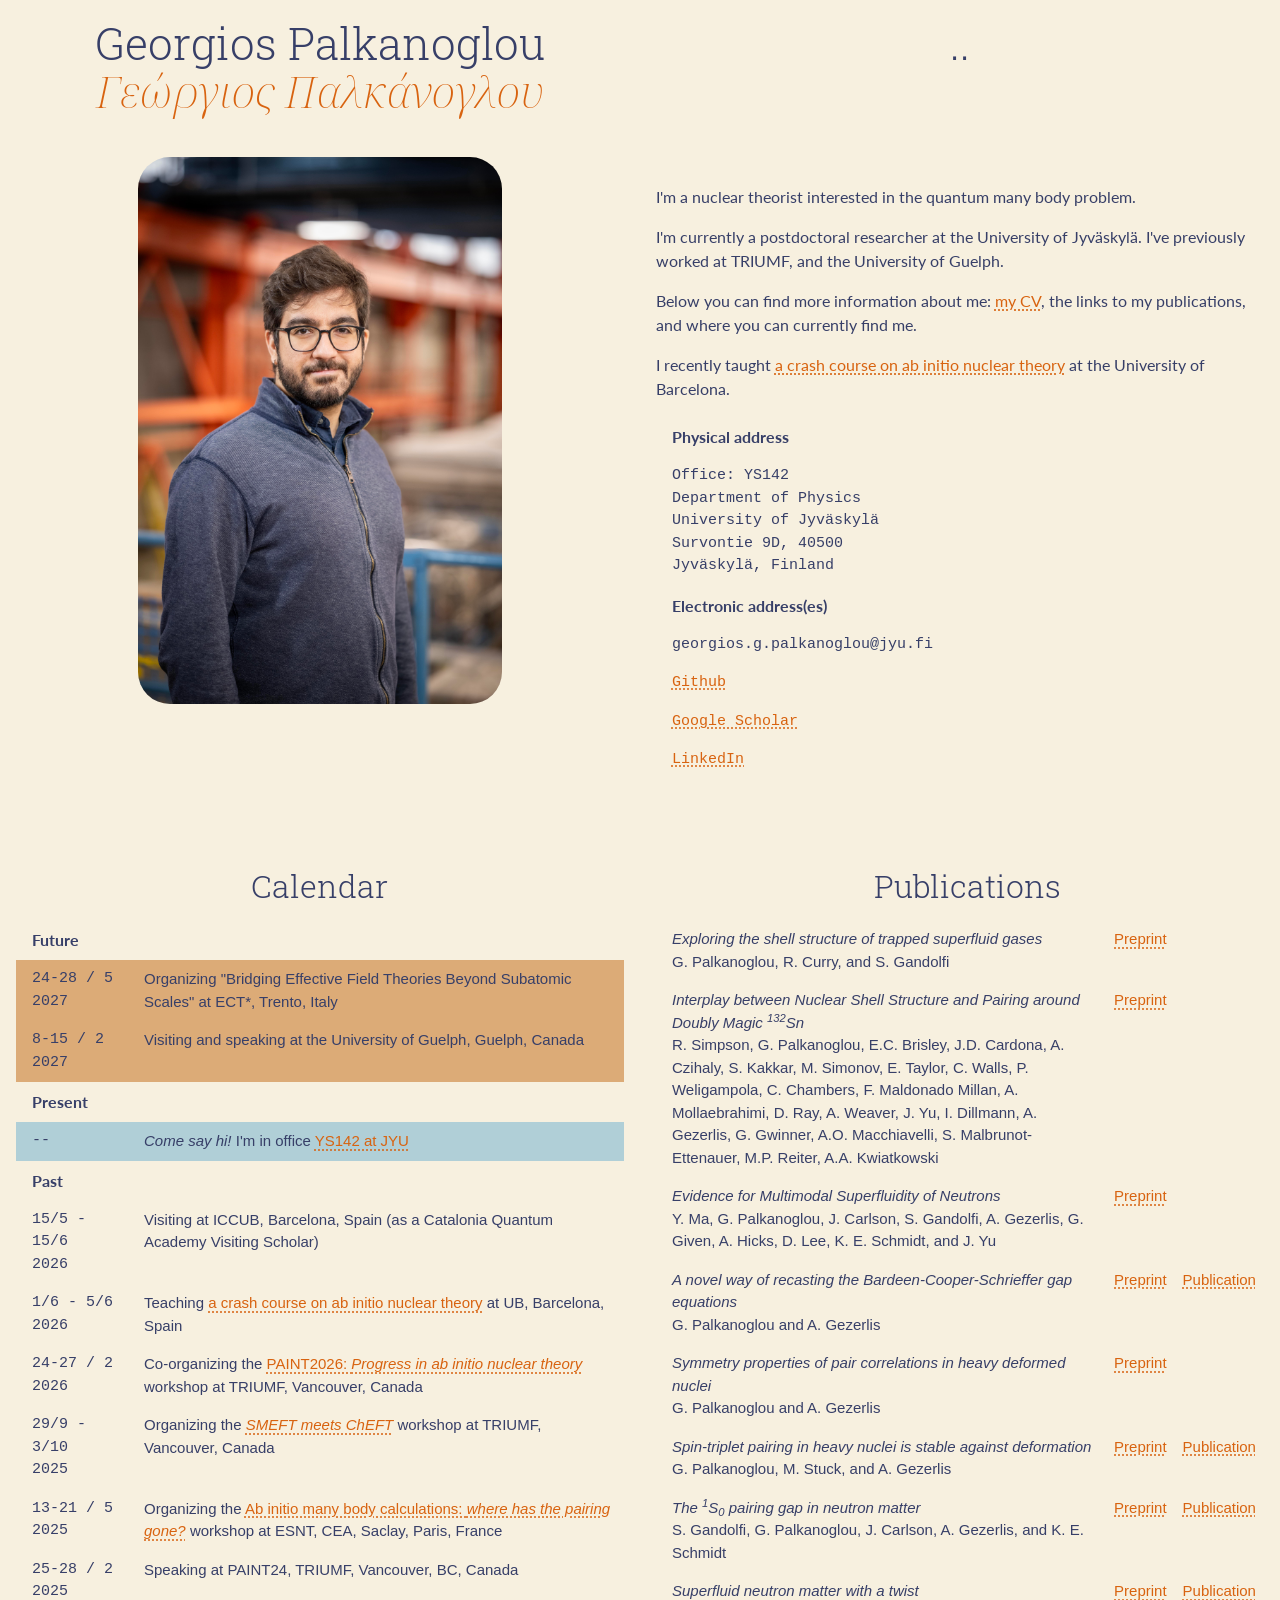
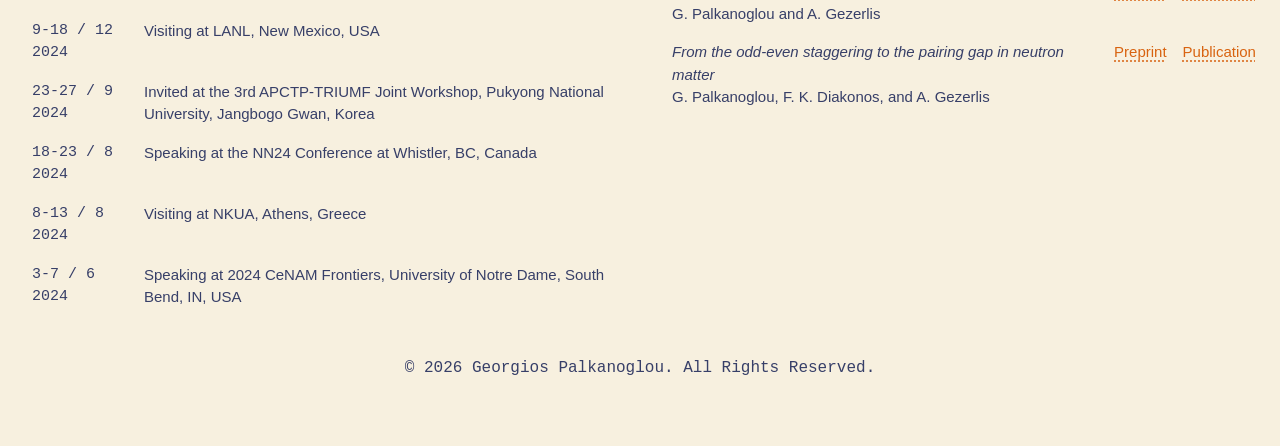
<file: index.html>
<!DOCTYPE html>
<html lang="en">
<title>Georgios Palkanoglou</title>
<head>
    <meta charset="utf-8">
    <meta name="viewport" content="width=device-width, initial-scale=1">
    <!-- load fonts from google stylesheet (note this stylesheet contains only font facses)-->
    <link rel="preconnect" href="https://fonts.googleapis.com">
    <link rel="preconnect" href="https://fonts.gstatic.com" crossorigin>
    <!-- add other embed codes inbetween #...# -->
    <!--link href="https://fonts.googleapis.com/css2?family=Lato:ital,wght@0,100;0,300;0,400;0,700;0,900;1,100;1,300;1,400;1,700;1,900&family=Libre+Caslon+Text:ital,wght@0,400;0,700;1,400&family=Roboto+Mono:ital,wght@0,100..700;1,100..700&family=Roboto+Slab:wght@344&display=swap" rel="stylesheet"> -->
    <link href="https://fonts.googleapis.com/css2?family=EB+Garamond:ital,wght@0,400..800;1,400..800&family=Lato:ital,wght@0,100;0,300;0,400;0,700;0,900;1,100;1,300;1,400;1,700;1,900&family=Libre+Caslon+Text:ital,wght@0,400;0,700;1,400&family=Mynerve&family=Noto+Serif+Display:ital,wght@0,100..900;1,100..900&family=Roboto+Mono:ital,wght@0,100..700;1,100..700&family=Roboto+Slab:wght@100..900&display=swap" rel="stylesheet">
    <link rel="stylesheet" href="https://www.w3schools.com/w3css/4/w3.css">
    <link rel="stylesheet" href="mystyle.css">
    <!-- For CMU fonts -->
    <!-- <link rel="stylesheet" type="text/css" href="https://cdn.jsdelivr.net/gh/dreampulse/computer-modern-web-font@master/fonts.css">
    <style>
    body {
            /* Apply the serif version globally */
            font-family: "Computer Modern Serif", serif;
            font-size: 18px;
            line-height: 1.6;
        }
    </style>-->
</head>


<div class="w3-row" style="padding-bottom: 50px;">
    <div class="w3-half w3-center">
        <div class="w3-container w3-responsive">
        <h1 style="margin-bottom: 0; padding-bottom: 0;">Georgios Palkanoglou</h1>
        <h2 class="gr-tran">Γεώργιος Παλκάνογλου</h2>
        <img src="https://gpalkano.github.io/assets/img/DSC_1005.jpg" class="w3-margin w3-round-xxlarge" alt="Person" style="width:60%">
        </div>
    </div>
    <div class="w3-half w3-center">
        <div class="w3-container w3-responsive">
        <h1 style="text-align: center; padding-bottom: 4ex;"> .. <!--a href="https://gpalkano.github.io/assets/doc/CV.pdf" class="button button1 w3-border-black w3-round-xlarge">CV</a--></h1>
        <p style="text-align: left;"> I'm a nuclear theorist interested in the quantum many body problem. </p>
        <p style="text-align: left;">  I'm currently a postdoctoral researcher at the University of Jyv&auml;skyl&auml;. I've previously worked at TRIUMF, and the University of Guelph. </p>
        <p style="text-align: left;"> Below you can find more information about me: <a class="mylink" href="https://gpalkano.github.io/assets/doc/CV.pdf">my CV</a>, the links to my publications, and where you can currently find me.</p>
        <p style="text-align: left;"> I recently taught <td><a class="mylink" href="https://gpalkano.github.io/introabinitio/">a crash course on ab initio nuclear theory</a> </td>  at the University of Barcelona.</p>
        
        <table class="w3-table">
        <tr> <th>Physical address</th>  </tr>
        <tr>	<td style="font-family: monospace;">
            Office: YS142 <br>
            Department of Physics <br>
            University of Jyv&auml;skyl&auml;<br>
		Survontie 9D, 40500 <br>
        Jyv&auml;skyl&auml;, Finland</td> </tr>
		<tr><th>Electronic address(es)</th> </tr>
		<tr><td style="font-family: monospace;">georgios.g.palkanoglou@jyu.fi</td> </tr>
		<tr><td style="font-family: monospace;"><a class="mylink" href="https://github.com/gpalkano">Github</a></td> </tr>
		<tr><td style="font-family: monospace;"><a class="mylink" href="https://scholar.google.com/citations?user=KHONU0kAAAAJ">Google Scholar</a></td> </tr>
		<tr><td style="font-family: monospace;"><a class="mylink" href="https://www.linkedin.com/in/georgios-palkanoglou-7755011ab/">LinkedIn</a></td> </tr>
        </table>  
        </div>
    </div>
</div>

<br>
<div class="w3-row" style="padding-bottom: 50px;">
    <div class="w3-half w3-center">
        <div class="w3-container w3-responsive">
        <h2> Calendar</h2>
        <table class="w3-table">
            <th>Future</th> 
            <tr class="calen-future">
                <td class="years"> 24-28 / 5 <br> 2027 &emsp;</td>
                <td class="calen-entry">Organizing "Bridging Effective Field Theories Beyond Subatomic Scales" at ECT*, Trento, Italy</td>
            </tr>
            <tr class="calen-future">
                <td class="years">  8-15 / 2 <br> 2027&emsp;</td>
                <td class="calen-entry"> Visiting and speaking at the University of Guelph, Guelph, Canada</td>
            </tr>
            <th>Present</th>  
            <tr class="calen-present">
                <td class="years"> -- </td>
                    <td><i>Come say hi!</i> I'm in office <a class="mylink" href="https://navi.jyu.fi/space/m1807744" >YS142 at JYU</a></td>
                <!--<td class="calen-entry"><i>On travel</i></td>-->
            </tr>

            <th>Past</th>  
			<tr>
                <td class="years">15/5 - 15/6 <br> 2026 &emsp;</td>
                <td class="calen-entry"> Visiting at ICCUB, Barcelona, Spain (as a Catalonia Quantum Academy Visiting Scholar)</td>
            </tr>
            <tr>
                <td class="years">1/6 - 5/6 <br> 2026 &emsp;</td>
                <td class="calen-entry"> Teaching <a class="mylink" href="https://gpalkano.github.io/introabinitio/">a crash course on ab initio nuclear theory</a> at UB, Barcelona, Spain</td>
            </tr>
            <tr>
                <td class="years">24-27 / 2 <br> 2026 &emsp;</td>
                <td class="calen-entry"> Co-organizing the <a class="mylink" href="https://indico.triumf.ca/event/829/">PAINT2026: <i>Progress in ab initio nuclear theory</i></a> workshop at TRIUMF, Vancouver, Canada</td>
            </tr>
            <tr>
                <td class="years">29/9 - 3/10 <br> 2025 &emsp;</td>
                <td class="calen-entry"> Organizing the <a class="mylink" href="https://indico.triumf.ca/event/740/"><i>SMEFT meets ChEFT</i></a> workshop at TRIUMF, Vancouver, Canada
            </tr>
            <tr>
                <td class="years">13-21 / 5 <br> 2025 &emsp;</td>
                <td class="calen-entry"> Organizing the <a class="mylink" href="https://esnt.cea.fr/Phocea/Page/index.php?id=128">Ab initio many body calculations: <i>where has the pairing gone?</i></a> workshop at ESNT, CEA, Saclay, Paris, France
            </tr>
            <tr>
                <td class="years">25-28 / 2 <br> 2025 &emsp;</td>
                <td class="calen-entry"> Speaking at PAINT24, TRIUMF, Vancouver, BC, Canada
            </tr>
            <tr>
                <td class="years">9-18 / 12 <br> 2024 &emsp;</td>
                <td class="calen-entry"> Visiting at LANL, New Mexico, USA
            </tr>
            <tr>
                <td class="years">23-27 / 9 <br> 2024 &emsp;</td>
                <td class="calen-entry"> Invited at the 3rd APCTP-TRIUMF Joint Workshop, Pukyong National University, Jangbogo Gwan, Korea</td>
            </tr>
            <tr>
                <td class="years">18-23 / 8 <br> 2024 &emsp;</td>
                <td class="calen-entry"> Speaking at the NN24 Conference at Whistler, BC, Canada</td>
            </tr>
            <tr>
                <td class="years">8-13 / 8 <br> 2024 &emsp;</td>
                <td class="calen-entry"> Visiting at NKUA, Athens, Greece</td>
            </tr>
            <tr>
                <td class="years">3-7 / 6 <br> 2024 &emsp;</td>
                <td class="calen-entry"> Speaking at 2024 CeNAM Frontiers, University of Notre Dame, South Bend, IN, USA</td>
            </tr>
            </table>
        </div>
    </div>
    
    
    <div class="w3-half w3-center"> 
        <div class="w3-container w3-responsive">
        <h2> &ensp;Publications</h2>
        <table class="w3-table">
            <tr>
                <td> <i>  Exploring the shell structure of trapped superfluid gases </i> <br>
	      G. Palkanoglou, R. Curry, and S. Gandolfi
                </td> 
                <td><a class="mylink" href="https://arxiv.org/pdf/2607.14214">Preprint</a> </td> 
            </tr>
            <tr>
                <td>  <i>Interplay between Nuclear Shell Structure and Pairing around Doubly Magic <sup>132</sup>Sn</i> <br>
	      R. Simpson, G. Palkanoglou, E.C. Brisley, J.D. Cardona, A. Czihaly, S. Kakkar, M. Simonov, E. Taylor, C. Walls, P. Weligampola, C. Chambers, F. Maldonado Millan, A. Mollaebrahimi, D. Ray, A. Weaver, J. Yu, I. Dillmann, A. Gezerlis, G. Gwinner, A.O. Macchiavelli, S. Malbrunot-Ettenauer, M.P. Reiter, A.A. Kwiatkowski
            </td> 
            <td><a class="mylink" href="https://arxiv.org/abs/2607.05647">Preprint</a> </td> 
            </tr>
            <tr>
                <td>  <i>Evidence for Multimodal Superfluidity of Neutrons</i> <br>
	      Y. Ma, G. Palkanoglou, J. Carlson, S. Gandolfi, A. Gezerlis, G. Given, A. Hicks, D. Lee, K. E. Schmidt, and J. Yu</td> 
                <td><a class="mylink" href="https://arxiv.org/abs/2602.17611">Preprint</a> </td> 
            </tr>
            <tr>
                <td> <i>A novel way of recasting the Bardeen-Cooper-Schrieffer gap equations</i> <br>
	      G. Palkanoglou and A. Gezerlis</td> 
                <td><a class="mylink" href="https://arxiv.org/abs/2510.07384">Preprint</a> </td> <td><a class="mylink" href="https://doi.org/10.1103/bbff-kxpy">Publication</a></td>
            </tr>
            <tr>
                <td> <i>Symmetry properties of pair correlations in heavy deformed nuclei</i> <br>
	      G. Palkanoglou and A. Gezerlis</td> 
                <td><a class="mylink" href="https://arxiv.org/abs/2505.08879">Preprint</a> </td> 
            </tr>
            <tr>
                <td> <i>Spin-triplet pairing in heavy nuclei is stable against deformation</i> <br>
	      G. Palkanoglou, M. Stuck, and A. Gezerlis</td> 
                <td><a class="mylink" href="https://arxiv.org/abs/2402.13313">Preprint</a> </td> <td><a class="mylink" href="https://doi.org/10.1103/PhysRevLett.134.032501">Publication</a></td>
	<!--<a href="https://gpalkano.github.io/pairing_discussions.html" class="button button1">Full discussion</a>-->
            </tr>
            <tr>
                <td><i>The <sup>1</sup>S<sub>0</sub> pairing gap in neutron matter</i> <br>
      S. Gandolfi, G. Palkanoglou, J. Carlson, A. Gezerlis, and K. E. Schmidt </td>
                <td><a class="mylink" href="https://arxiv.org/abs/2201.01308">Preprint</a></td> <td><a class="mylink" href="https://doi.org/10.3390/condmat7010019">Publication</a></td>
	<!--<a href="https://gpalkano.github.io/pairing_discussions.html" class="button button1">Full discussion</a>-->
            </tr>
            <tr>
                <td><i>Superfluid neutron matter with a twist </i> <br>
	G. Palkanoglou and A. Gezerlis</td> 
                <td><a class="mylink" href="https://arxiv.org/abs/2012.04663">Preprint</a> </td><td><a class="mylink" href="https://doi.org/10.3390/universe7020024">Publication</a></td>
	<!--a href="https://gpalkano.github.io/clustering_discussions.html" class="button button1">Full discussion</a>-->
            </tr>
            <tr>
                <td><i>From the odd-even staggering to the pairing gap in neutron matter </i> <br>
      G. Palkanoglou, F. K. Diakonos,  and A. Gezerlis </td>
                <td> <a class="mylink" href="https://arxiv.org/abs/2005.05985">Preprint</a></td> <td><a class="mylink" href="https://doi.org/10.1103/PhysRevC.102.064324">Publication</a></td>
	<!--<a href="https://gpalkano.github.io/pairing_discussions.html" class="button button1">Full discussion</a>-->
            </tr>
        </div>
        </table>
    </div>
</div>

<div class="w3-row w3-center">
    <div class="w3-container w3-responsive">
        <br>
        <footer>
            <p style="font-family: monospace;">&copy; 2026 Georgios Palkanoglou. All Rights Reserved.</p>
        </footer>
    </div>
</div>

</html>
</file>
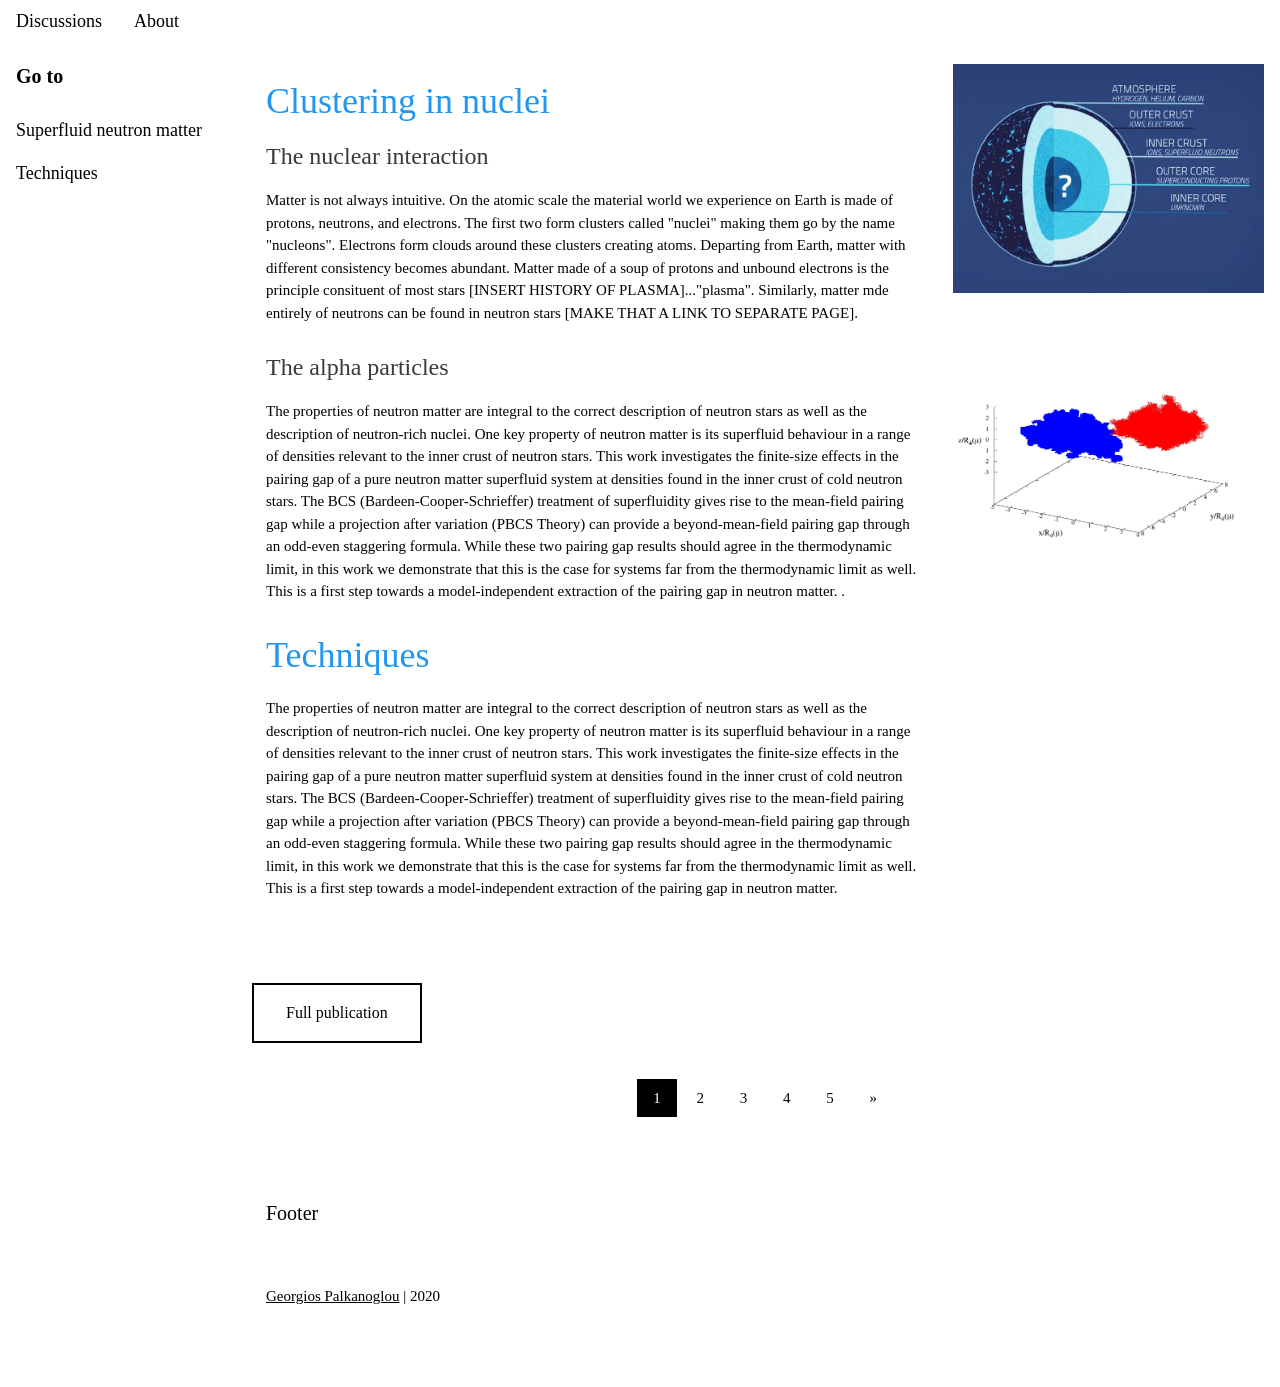
<file: clustering_discussions.html>
<!DOCTYPE html>
<html lang="en">
<title>Discussions</title>
<meta charset="UTF-8">
<meta name="viewport" content="width=device-width, initial-scale=1">
<link rel="stylesheet" href="https://www.w3schools.com/w3css/4/w3.css">
<link rel="stylesheet" href="https://www.w3schools.com/lib/w3-theme-black.css">
<link rel="stylesheet" href="https://fonts.googleapis.com/css?family=Roboto">
<link rel="stylesheet" href="https://cdnjs.cloudflare.com/ajax/libs/font-awesome/4.7.0/css/font-awesome.min.css">
<link rel="apple-touch-icon" sizes="180x180" href="/apple-touch-icon.png">
<link rel="icon" type="image/png" sizes="32x32" href="/favicon-32x32.png">
<link rel="icon" type="image/png" sizes="16x16" href="/favicon-16x16.png">
<link rel="manifest" href="/site.webmanifest">
<style>
html,body,h1,h2,h3,h4,h5,h6 {font-family: "Georgia";}
.w3-sidebar {
  z-index: 3;
  width: 250px;
  top: 43px;
  bottom: 0;
  height: inherit;
}
.button {
  border: none;
  color: w3-pale-yellow;
  padding: 16px 32px;
  text-align: center;
  text-decoration: none;
  display: inline-block;
  font-size: 16px;
  margin: 4px 2px;
  transition-duration: 0.4s;
  cursor: pointer;
}

.button1 {
  background-color: w3-pale-yellow;
  color: black;
  border: 2px solid #000000;
}

.button1:hover {
  background-color: #000000;
  color: white;}
  t1 {text-align: center}
</style>
<body>

<!-- Navbar -->
<div class="w3-top">
  <div class="w3-bar w3-theme w3-top w3-left-align w3-large">
    <a class="w3-bar-item w3-button w3-right w3-hide-large w3-hover-white w3-large w3-theme-l1" href="javascript:void(0)" onclick="w3_open()"><i class="fa fa-bars"></i></a>
    <a href="#" class="w3-bar-item w3-button w3-theme-l1">Discussions</a>
    <a href="gpalkano.github.io" class="w3-bar-item w3-button w3-hide-small w3-hover-white">About</a>
  </div>
</div>

<!-- Sidebar -->
<nav class="w3-sidebar w3-bar-block w3-collapse w3-large w3-theme-l5 w3-animate-left" id="mySidebar">
  <a href="javascript:void(0)" onclick="w3_close()" class="w3-right w3-xlarge w3-padding-large w3-hover-black w3-hide-large" title="Close Menu">
    <i class="fa fa-remove"></i>
  </a>
  <h4 class="w3-bar-item"><b>Go to</b></h4>
  <a class="w3-bar-item w3-button w3-hover-blue" href="#SF">Superfluid neutron matter</a>
    <a class="w3-bar-item w3-button w3-hover-blue" href="#tech">Techniques</a>
</nav>

<!-- Overlay effect when opening sidebar on small screens -->
<div class="w3-overlay w3-hide-large" onclick="w3_close()" style="cursor:pointer" title="close side menu" id="myOverlay"></div>

<!-- Main content: shift it to the right by 250 pixels when the sidebar is visible -->
<div class="w3-main" style="margin-left:250px">

  <div class="w3-row w3-padding-64">
    <section id="SF">
    <div class="w3-twothird w3-container">
      <h1 class="w3-text-blue">Clustering in nuclei</h1>
      <h3 class="w3-text-dark-grey">The nuclear interaction</h3>
      <p>Matter is not always intuitive. On the atomic scale the material world we experience on Earth is made of protons, neutrons, and electrons. The first two form clusters called "nuclei" making them go by the name "nucleons". Electrons form clouds around these clusters creating atoms. Departing from Earth, matter with different consistency becomes abundant. Matter made of a soup of protons and unbound electrons is the principle consituent of most stars [INSERT HISTORY OF PLASMA]..."plasma". Similarly, matter mde entirely of neutrons can be found in neutron stars [MAKE THAT A LINK TO SEPARATE PAGE].
</p>
</div>
    <div class="w3-third w3-container">
        <img src="https://gpalkano.github.io/assets/img/neutronstardiagram.jpg" style="width:100%">
    </div>
    <div class="w3-twothird w3-container">
      <h3 class="w3-text-dark-grey">The alpha particles</h3>
      <p>The properties of neutron matter are integral to the correct description of neutron stars as well as the description of neutron-rich nuclei. One key property of neutron matter is its superfluid behaviour in a range of densities relevant to the inner crust of neutron stars. This work investigates the finite-size effects in the pairing gap of a pure neutron matter superfluid system at densities found in the inner crust of cold neutron stars. The BCS (Bardeen-Cooper-Schrieffer) treatment of superfluidity gives rise to the mean-field pairing gap while a projection after variation (PBCS Theory) can provide a beyond-mean-field pairing gap through an odd-even staggering formula. While these two pairing gap results should agree in the thermodynamic limit, in this work we demonstrate that this is the case for systems far from the thermodynamic limit as well. This is a first step towards a model-independent extraction of the pairing gap in neutron matter.
.</p>
</div>
    <div class="w3-third w3-container">

        <img src="https://gpalkano.github.io/assets/img/Walkers-page-001.jpg" style="width:100%">
    </div>
    </section>
 <div class="w3-row w3-padding-64">
    <div class="w3-twothird w3-container">
      <h1 class="w3-text-blue">Techniques</h1>
      <p id="tech">The properties of neutron matter are integral to the correct description of neutron stars as well as the description of neutron-rich nuclei. One key property of neutron matter is its superfluid behaviour in a range of densities relevant to the inner crust of neutron stars. This work investigates the finite-size effects in the pairing gap of a pure neutron matter superfluid system at densities found in the inner crust of cold neutron stars. The BCS (Bardeen-Cooper-Schrieffer) treatment of superfluidity gives rise to the mean-field pairing gap while a projection after variation (PBCS Theory) can provide a beyond-mean-field pairing gap through an odd-even staggering formula. While these two pairing gap results should agree in the thermodynamic limit, in this work we demonstrate that this is the case for systems far from the thermodynamic limit as well. This is a first step towards a model-independent extraction of the pairing gap in neutron matter.
</p>
    </div>
 </div>
 <div>
 <a href="https://arxiv.org/abs/2005.05985" class="button button1" align="right">Full publication</a>
 </div>
  <!-- Pagination -->
  <div class="w3-center w3-padding-32">
    <div class="w3-bar">
      <a class="w3-button w3-black" href="#">1</a>
      <a class="w3-button w3-hover-black" href="#">2</a>
      <a class="w3-button w3-hover-black" href="#">3</a>
      <a class="w3-button w3-hover-black" href="#">4</a>
      <a class="w3-button w3-hover-black" href="#">5</a>
      <a class="w3-button w3-hover-black" href="#">»</a>
    </div>
  </div>

  <footer id="myFooter">
    <div class="w3-container w3-theme-l2 w3-padding-32">
      <h4>Footer</h4>
    </div>

    <div class="w3-container w3-theme-l1">
      <p><a href="gpalkano.github.io" target="_blank">Georgios Palkanoglou</a> | 2020</p>
    </div>
  </footer>

<!-- END MAIN -->
</div>

<script>
// Get the Sidebar
var mySidebar = document.getElementById("mySidebar");

// Get the DIV with overlay effect
var overlayBg = document.getElementById("myOverlay");

// Toggle between showing and hiding the sidebar, and add overlay effect
function w3_open() {
  if (mySidebar.style.display === 'block') {
    mySidebar.style.display = 'none';
    overlayBg.style.display = "none";
  } else {
    mySidebar.style.display = 'block';
    overlayBg.style.display = "block";
  }
}

// Close the sidebar with the close button
function w3_close() {
  mySidebar.style.display = "none";
  overlayBg.style.display = "none";
}
</script>

</body>
</html>
</file>
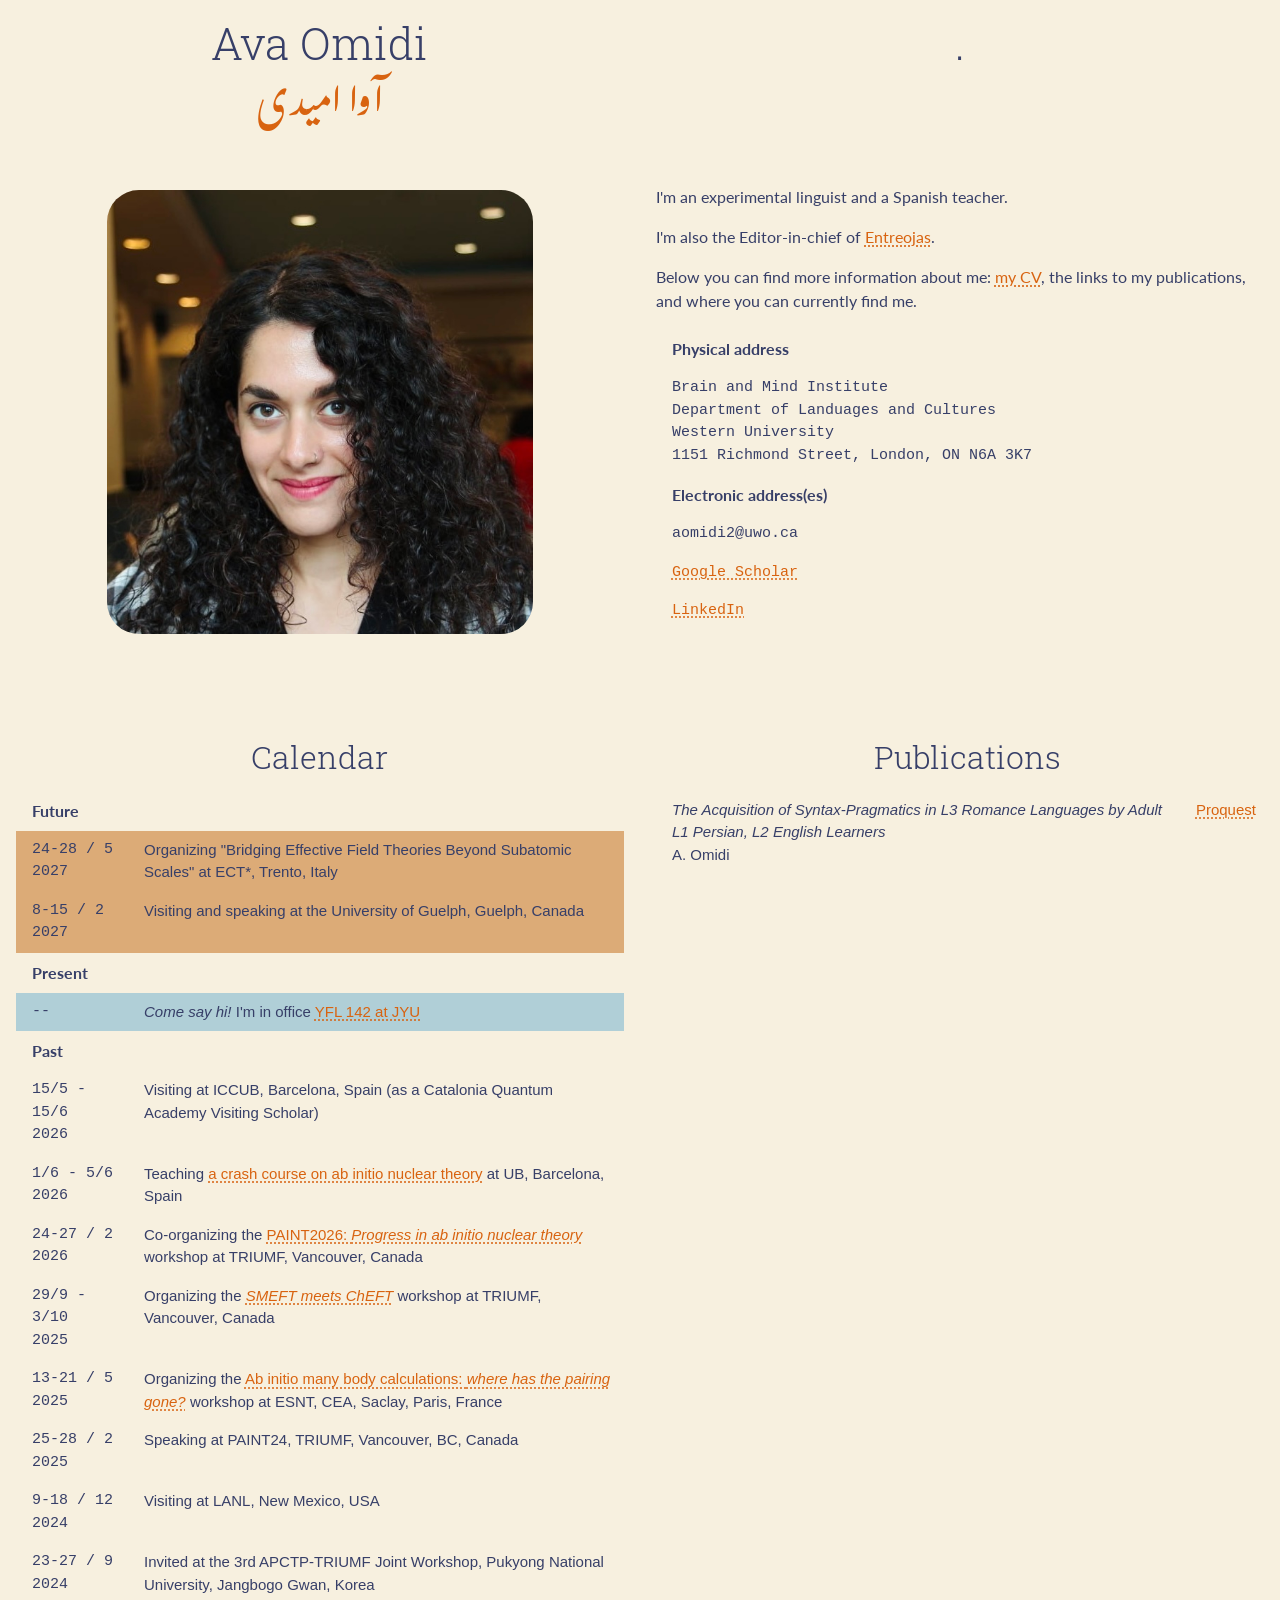
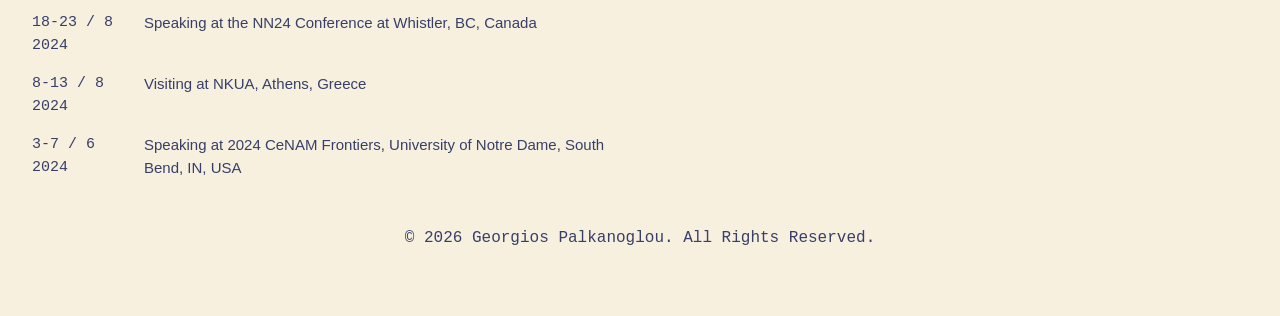
<file: index_ava.html>
<!DOCTYPE html>
<html lang="en">
<title>Ava Omidi</title>
<head>
    <meta charset="utf-8">
    <meta name="viewport" content="width=device-width, initial-scale=1">
    <!-- load fonts from google stylesheet (note this stylesheet contains only font facses)-->
    <link rel="preconnect" href="https://fonts.googleapis.com">
    <link rel="preconnect" href="https://fonts.gstatic.com" crossorigin>
    <!-- add other embed codes inbetween #...# -->
    <!--link href="https://fonts.googleapis.com/css2?family=Lato:ital,wght@0,100;0,300;0,400;0,700;0,900;1,100;1,300;1,400;1,700;1,900&family=Libre+Caslon+Text:ital,wght@0,400;0,700;1,400&family=Roboto+Mono:ital,wght@0,100..700;1,100..700&family=Roboto+Slab:wght@344&display=swap" rel="stylesheet"> -->
<link rel="preconnect" href="https://fonts.gstatic.com" crossorigin>
<link href="https://fonts.googleapis.com/css2?family=EB+Garamond:ital,wght@0,400..800;1,400..800&family=Gulzar&family=Lato:ital,wght@0,100;0,300;0,400;0,700;0,900;1,100;1,300;1,400;1,700;1,900&family=Libre+Caslon+Text:ital,wght@0,400;0,700;1,400&family=Mynerve&family=Noto+Serif+Display:ital,wght@0,100..900;1,100..900&family=Roboto+Mono:ital,wght@0,100..700;1,100..700&family=Roboto+Slab:wght@100..900&display=swap" rel="stylesheet">
    <link rel="stylesheet" href="https://www.w3schools.com/w3css/4/w3.css">
    <link rel="stylesheet" href="mystyle.css">
    <!-- For CMU fonts -->
    <!-- <link rel="stylesheet" type="text/css" href="https://cdn.jsdelivr.net/gh/dreampulse/computer-modern-web-font@master/fonts.css">
    <style>
    body {
            /* Apply the serif version globally */
            font-family: "Computer Modern Serif", serif;
            font-size: 18px;
            line-height: 1.6;
        }
    </style>-->
</head>


<div class="w3-row" style="padding-bottom: 50px;">
    <div class="w3-half w3-center">
        <div class="w3-container w3-responsive">
        <h1 style="margin-bottom: 0; padding-bottom: 0;">Ava Omidi</h1>
        <h2 class="fa-tran">آوا امیدی</h2>
        <!-- use nazanin font-->
        <img src="https://gpalkano.github.io/assets/img/ava_omidi.jpg" class="w3-margin w3-round-xxlarge" alt="Person" style="width:70%">
        </div>
    </div>
    <div class="w3-half w3-center">
        <div class="w3-container w3-responsive">
        <h1 style="text-align: center; padding-bottom: 4ex;">.</h1>
        <p style="text-align: left;"> I'm an experimental linguist and a Spanish teacher.</p>
        <p style="text-align: left;">  I'm also the Editor-in-chief of <a class="mylink" href="https://ojs.lib.uwo.ca/index.php/entrehojas"> Entreojas</a>.</p>
        <p style="text-align: left;"> Below you can find more information about me: <a class="mylink" href="https://gpalkano.github.io/assets/doc/CV_ava.pdf">my CV</a>, the links to my publications, and where you can currently find me.</p>
        
        <table class="w3-table">
        <tr> <th>Physical address</th>  </tr>
        <tr>	<td style="font-family: monospace;">
            Brain and Mind Institute <br>
            Department of Landuages and Cultures <br>
            Western University<br>
		    1151 Richmond Street, London, ON N6A 3K7 <br>
		<tr><th>Electronic address(es)</th> </tr>
		<tr><td style="font-family: monospace;">aomidi2@uwo.ca</td> </tr>
		<tr><td style="font-family: monospace;"><a class="mylink" href="https://scholar.google.com/citations?user=KHONU0kAAAAJ">Google Scholar</a></td> </tr>
		<tr><td style="font-family: monospace;"><a class="mylink" href="https://www.linkedin.com/in/georgios-palkanoglou-7755011ab/">LinkedIn</a></td> </tr>
        </table>  
        </div>
    </div>
</div>

<br>
<div class="w3-row" style="padding-bottom: 50px;">
    <div class="w3-half w3-center">
        <div class="w3-container w3-responsive">
        <h2> Calendar</h2>
        <table class="w3-table">
            <th>Future</th> 
            <tr class="calen-future">
                <td class="years"> 24-28 / 5 <br> 2027 &emsp;</td>
                <td class="calen-entry">Organizing "Bridging Effective Field Theories Beyond Subatomic Scales" at ECT*, Trento, Italy</td>
            </tr>
            <tr class="calen-future">
                <td class="years">  8-15 / 2 <br> 2027&emsp;</td>
                <td class="calen-entry"> Visiting and speaking at the University of Guelph, Guelph, Canada</td>
            </tr>
            <th>Present</th>  
            <tr class="calen-present">
                <td class="years"> -- </td>
                    <td><i>Come say hi!</i> I'm in office <a class="mylink" href="https://navi.jyu.fi/" >YFL 142 at JYU</a></td>
                <!--<td class="calen-entry"><i>On travel</i></td>-->
            </tr>

            <th>Past</th>  
			<tr>
                <td class="years">15/5 - 15/6 <br> 2026 &emsp;</td>
                <td class="calen-entry"> Visiting at ICCUB, Barcelona, Spain (as a Catalonia Quantum Academy Visiting Scholar)</td>
            </tr>
            <tr>
                <td class="years">1/6 - 5/6 <br> 2026 &emsp;</td>
                <td class="calen-entry"> Teaching <a class="mylink" href="https://gpalkano.github.io/introabinitio/">a crash course on ab initio nuclear theory</a> at UB, Barcelona, Spain</td>
            </tr>
            <tr>
                <td class="years">24-27 / 2 <br> 2026 &emsp;</td>
                <td class="calen-entry"> Co-organizing the <a class="mylink" href="https://indico.triumf.ca/event/829/">PAINT2026: <i>Progress in ab initio nuclear theory</i></a> workshop at TRIUMF, Vancouver, Canada</td>
            </tr>
            <tr>
                <td class="years">29/9 - 3/10 <br> 2025 &emsp;</td>
                <td class="calen-entry"> Organizing the <a class="mylink" href="https://indico.triumf.ca/event/740/"><i>SMEFT meets ChEFT</i></a> workshop at TRIUMF, Vancouver, Canada
            </tr>
            <tr>
                <td class="years">13-21 / 5 <br> 2025 &emsp;</td>
                <td class="calen-entry"> Organizing the <a class="mylink" href="https://esnt.cea.fr/Phocea/Page/index.php?id=128">Ab initio many body calculations: <i>where has the pairing gone?</i></a> workshop at ESNT, CEA, Saclay, Paris, France
            </tr>
            <tr>
                <td class="years">25-28 / 2 <br> 2025 &emsp;</td>
                <td class="calen-entry"> Speaking at PAINT24, TRIUMF, Vancouver, BC, Canada
            </tr>
            <tr>
                <td class="years">9-18 / 12 <br> 2024 &emsp;</td>
                <td class="calen-entry"> Visiting at LANL, New Mexico, USA
            </tr>
            <tr>
                <td class="years">23-27 / 9 <br> 2024 &emsp;</td>
                <td class="calen-entry"> Invited at the 3rd APCTP-TRIUMF Joint Workshop, Pukyong National University, Jangbogo Gwan, Korea</td>
            </tr>
            <tr>
                <td class="years">18-23 / 8 <br> 2024 &emsp;</td>
                <td class="calen-entry"> Speaking at the NN24 Conference at Whistler, BC, Canada</td>
            </tr>
            <tr>
                <td class="years">8-13 / 8 <br> 2024 &emsp;</td>
                <td class="calen-entry"> Visiting at NKUA, Athens, Greece</td>
            </tr>
            <tr>
                <td class="years">3-7 / 6 <br> 2024 &emsp;</td>
                <td class="calen-entry"> Speaking at 2024 CeNAM Frontiers, University of Notre Dame, South Bend, IN, USA</td>
            </tr>
            </table>
        </div>
    </div>
    
    
    <div class="w3-half w3-center"> 
        <div class="w3-container w3-responsive">
        <h2> &ensp;Publications</h2>
        <table class="w3-table">
            <tr>
                <td> <i> The Acquisition of Syntax-Pragmatics in L3 Romance Languages by Adult L1 Persian, L2 English Learners </i> <br>
	      A. Omidi
                </td> 
                <td><a class="mylink" href="https://www.proquest.com/docview/3303142607">Proquest</a> </td> 
            </tr>
        </div>
        </table>
    </div>
</div>

<div class="w3-row w3-center">
    <div class="w3-container w3-responsive">
        <br>
        <footer>
            <p style="font-family: monospace;">&copy; 2026 Georgios Palkanoglou. All Rights Reserved.</p>
        </footer>
    </div>
</div>

</html>
</file>
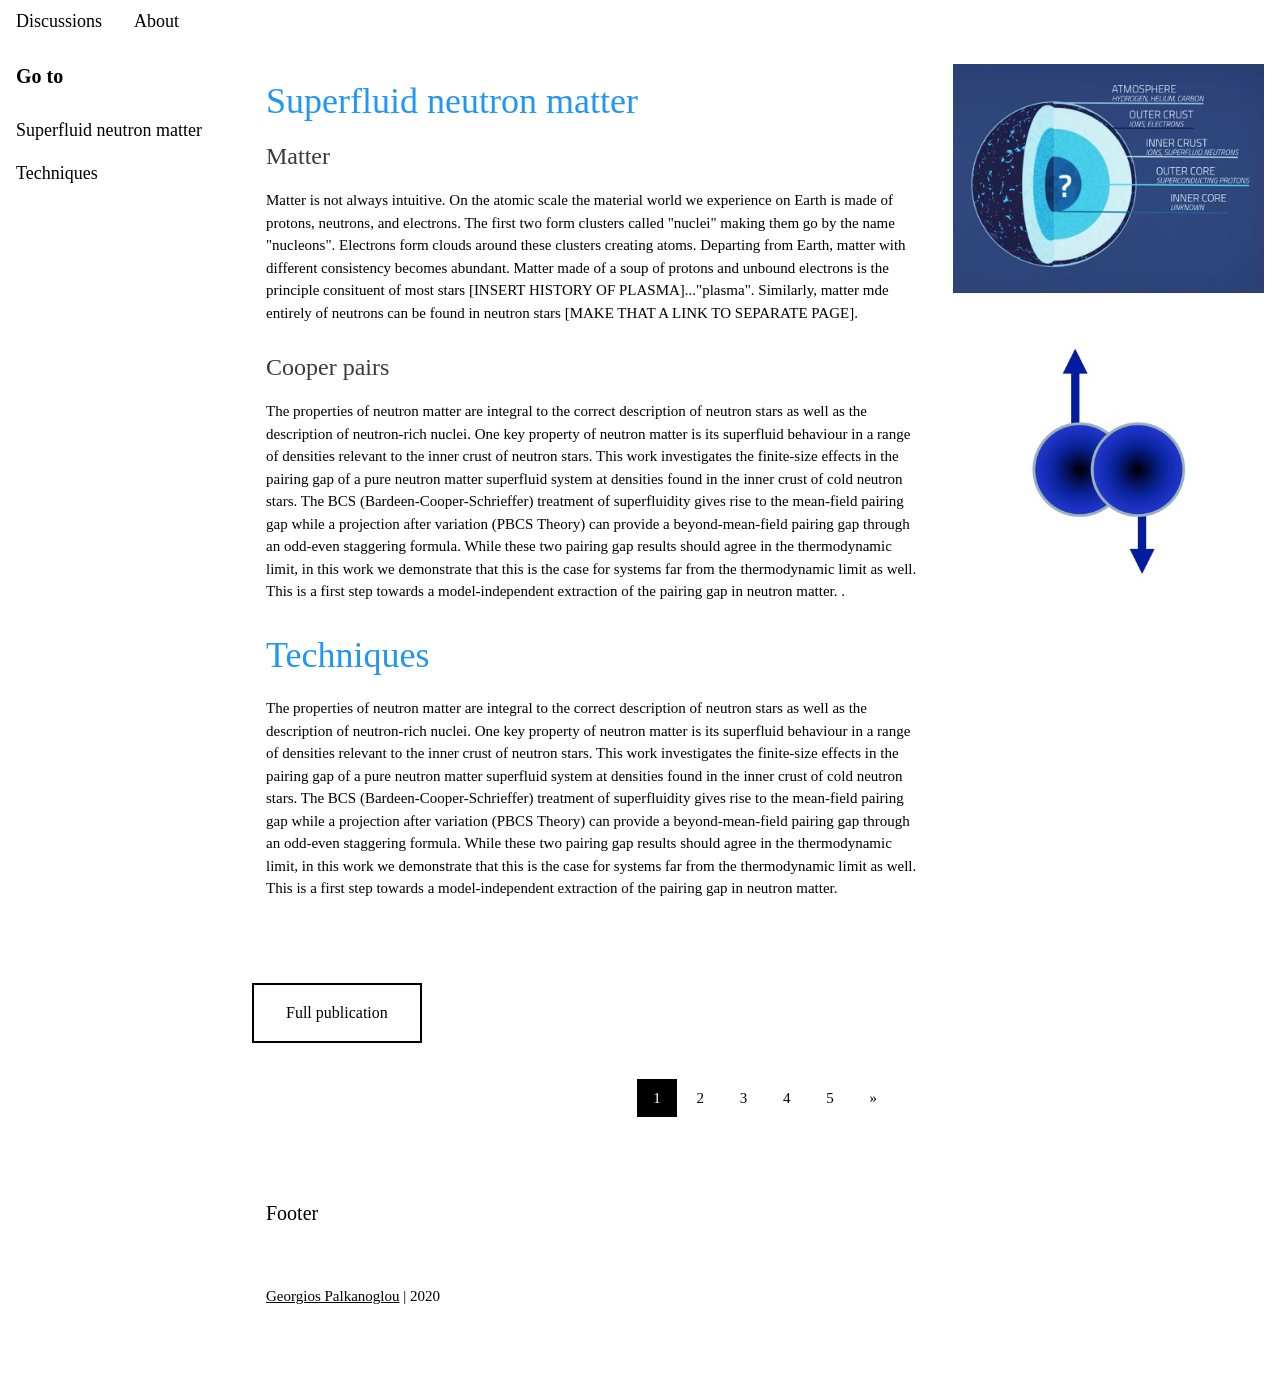
<file: pairing_discussions.html>
<!DOCTYPE html>
<html lang="en">
<title>Discussions</title>
<meta charset="UTF-8">
<meta name="viewport" content="width=device-width, initial-scale=1">
<link rel="stylesheet" href="https://www.w3schools.com/w3css/4/w3.css">
<link rel="stylesheet" href="https://www.w3schools.com/lib/w3-theme-black.css">
<link rel="stylesheet" href="https://fonts.googleapis.com/css?family=Roboto">
<link rel="stylesheet" href="https://cdnjs.cloudflare.com/ajax/libs/font-awesome/4.7.0/css/font-awesome.min.css">
<link rel="apple-touch-icon" sizes="180x180" href="/apple-touch-icon.png">
<link rel="icon" type="image/png" sizes="32x32" href="/favicon-32x32.png">
<link rel="icon" type="image/png" sizes="16x16" href="/favicon-16x16.png">
<link rel="manifest" href="/site.webmanifest">
<style>
html,body,h1,h2,h3,h4,h5,h6 {font-family: "Georgia";}
.w3-sidebar {
  z-index: 3;
  width: 250px;
  top: 43px;
  bottom: 0;
  height: inherit;
}
.button {
  border: none;
  color: w3-pale-yellow;
  padding: 16px 32px;
  text-align: center;
  text-decoration: none;
  display: inline-block;
  font-size: 16px;
  margin: 4px 2px;
  transition-duration: 0.4s;
  cursor: pointer;
}

.button1 {
  background-color: w3-pale-yellow;
  color: black;
  border: 2px solid #000000;
}

.button1:hover {
  background-color: #000000;
  color: white;}
  t1 {text-align: center}
</style>
<body>

<!-- Navbar -->
<div class="w3-top">
  <div class="w3-bar w3-theme w3-top w3-left-align w3-large">
    <a class="w3-bar-item w3-button w3-right w3-hide-large w3-hover-white w3-large w3-theme-l1" href="javascript:void(0)" onclick="w3_open()"><i class="fa fa-bars"></i></a>
    <a href="#" class="w3-bar-item w3-button w3-theme-l1">Discussions</a>
    <a href="gpalkano.github.io" class="w3-bar-item w3-button w3-hide-small w3-hover-white">About</a>
  </div>
</div>

<!-- Sidebar -->
<nav class="w3-sidebar w3-bar-block w3-collapse w3-large w3-theme-l5 w3-animate-left" id="mySidebar">
  <a href="javascript:void(0)" onclick="w3_close()" class="w3-right w3-xlarge w3-padding-large w3-hover-black w3-hide-large" title="Close Menu">
    <i class="fa fa-remove"></i>
  </a>
  <h4 class="w3-bar-item"><b>Go to</b></h4>
  <a class="w3-bar-item w3-button w3-hover-blue" href="#SF">Superfluid neutron matter</a>
    <a class="w3-bar-item w3-button w3-hover-blue" href="#tech">Techniques</a>
</nav>

<!-- Overlay effect when opening sidebar on small screens -->
<div class="w3-overlay w3-hide-large" onclick="w3_close()" style="cursor:pointer" title="close side menu" id="myOverlay"></div>

<!-- Main content: shift it to the right by 250 pixels when the sidebar is visible -->
<div class="w3-main" style="margin-left:250px">

  <div class="w3-row w3-padding-64">
    <section id="SF">
    <div class="w3-twothird w3-container">
      <h1 class="w3-text-blue">Superfluid neutron matter</h1>
      <h3 class="w3-text-dark-grey">Matter</h3>
      <p>Matter is not always intuitive. On the atomic scale the material world we experience on Earth is made of protons, neutrons, and electrons. The first two form clusters called "nuclei" making them go by the name "nucleons". Electrons form clouds around these clusters creating atoms. Departing from Earth, matter with different consistency becomes abundant. Matter made of a soup of protons and unbound electrons is the principle consituent of most stars [INSERT HISTORY OF PLASMA]..."plasma". Similarly, matter mde entirely of neutrons can be found in neutron stars [MAKE THAT A LINK TO SEPARATE PAGE].   
</p>
</div>
    <div class="w3-third w3-container">
        <img src="https://gpalkano.github.io/assets/img/neutronstardiagram.jpg" style="width:100%">
    </div>
    <div class="w3-twothird w3-container">
      <h3 class="w3-text-dark-grey">Cooper pairs</h3>
      <p>The properties of neutron matter are integral to the correct description of neutron stars as well as the description of neutron-rich nuclei. One key property of neutron matter is its superfluid behaviour in a range of densities relevant to the inner crust of neutron stars. This work investigates the finite-size effects in the pairing gap of a pure neutron matter superfluid system at densities found in the inner crust of cold neutron stars. The BCS (Bardeen-Cooper-Schrieffer) treatment of superfluidity gives rise to the mean-field pairing gap while a projection after variation (PBCS Theory) can provide a beyond-mean-field pairing gap through an odd-even staggering formula. While these two pairing gap results should agree in the thermodynamic limit, in this work we demonstrate that this is the case for systems far from the thermodynamic limit as well. This is a first step towards a model-independent extraction of the pairing gap in neutron matter.
.</p>
</div>
    <div class="w3-third w3-container">

        <img src="https://gpalkano.github.io/assets/img/Neutron_pair_W.jpg" style="width:100%">
    </div>
    </section>
 <div class="w3-row w3-padding-64">
    <div class="w3-twothird w3-container">
      <h1 class="w3-text-blue">Techniques</h1>
      <p id="tech">The properties of neutron matter are integral to the correct description of neutron stars as well as the description of neutron-rich nuclei. One key property of neutron matter is its superfluid behaviour in a range of densities relevant to the inner crust of neutron stars. This work investigates the finite-size effects in the pairing gap of a pure neutron matter superfluid system at densities found in the inner crust of cold neutron stars. The BCS (Bardeen-Cooper-Schrieffer) treatment of superfluidity gives rise to the mean-field pairing gap while a projection after variation (PBCS Theory) can provide a beyond-mean-field pairing gap through an odd-even staggering formula. While these two pairing gap results should agree in the thermodynamic limit, in this work we demonstrate that this is the case for systems far from the thermodynamic limit as well. This is a first step towards a model-independent extraction of the pairing gap in neutron matter.
</p>
    </div>
 </div>
 <div>
 <a href="https://arxiv.org/abs/2005.05985" class="button button1" align="right">Full publication</a>
 </div>
  <!-- Pagination -->
  <div class="w3-center w3-padding-32">
    <div class="w3-bar">
      <a class="w3-button w3-black" href="#">1</a>
      <a class="w3-button w3-hover-black" href="#">2</a>
      <a class="w3-button w3-hover-black" href="#">3</a>
      <a class="w3-button w3-hover-black" href="#">4</a>
      <a class="w3-button w3-hover-black" href="#">5</a>
      <a class="w3-button w3-hover-black" href="#">»</a>
    </div>
  </div>

  <footer id="myFooter">
    <div class="w3-container w3-theme-l2 w3-padding-32">
      <h4>Footer</h4>
    </div>

    <div class="w3-container w3-theme-l1">
      <p><a href="gpalkano.github.io" target="_blank">Georgios Palkanoglou</a> | 2020</p>
    </div>
  </footer>

<!-- END MAIN -->
</div>

<script>
// Get the Sidebar
var mySidebar = document.getElementById("mySidebar");

// Get the DIV with overlay effect
var overlayBg = document.getElementById("myOverlay");

// Toggle between showing and hiding the sidebar, and add overlay effect
function w3_open() {
  if (mySidebar.style.display === 'block') {
    mySidebar.style.display = 'none';
    overlayBg.style.display = "none";
  } else {
    mySidebar.style.display = 'block';
    overlayBg.style.display = "block";
  }
}

// Close the sidebar with the close button
function w3_close() {
  mySidebar.style.display = "none";
  overlayBg.style.display = "none";
}
</script>

</body>
</html>
</file>
<file: mystyle.css>
/* 
:root contains custom attributes to be used as
--my-color: #000000
...
var(--my-color)

Fallbacks written as:
--font-serif: "Libre Caslon Text", "Times New Roman"
i.e., if you can't find Libre Caslon Text, use Times New Roman
*/
:root {
    --color-text:       #1a1a1a;
    --color-bg:         #f7f0df;
    --color-shade:      #DCAB77;
    --color-link:       #D86310;
    --color-highlight:  #B0CFD7;
    --color-dark:       #373F68;
    /*--color-bg:        #f7f0df;*/
    /*--color-shade:      #d8d2c4;*/

    --font-calson: "Libre Caslon Text", "Times New Roman", serif;
    --font-lato: "Lato", "Times New Roman", sans-serif;
    --font-roboto: "Roboto Slab", "Times New Roman", serif;
    --font-roboto-mono: "Roboto Mono", "Times New Roman", monospace;
    --font-garamond: "EB Garamond", "Times New Roman", serif;
    --font-mynerve: "Mynerve", "Times New Roman";
    --font-noto-serif-dis: "Noto Serif Display", "Times New Roman";
    --font-farsi: "Gulzar";
    --font-mymono: monospace;

    --font-weight-body: 400;
    --font-size-body: 16px;

    --font-weight-header1: 300;
    --font-size-header1: 44px;

    --font-weight-header2: 300;
    --font-size-header2: 32px;

    --font-weight-header3: 700;
    --font-size-header3: 18px;
}

body{
    background: var(--color-bg);
    color: var(--color-dark);
}

p {
    color: var(--color-dark);
    font-size: var(--font-size-body);
    font-weight: var(--font-weight-body);
    font-family: var(--font-lato);
}

h1 {
    color: var(--color-dark);
    font-size: var(--font-size-header1);
    font-weight: var(--font-weight-header1);
    font-family: var(--font-roboto);
    /*background-color: var(--color-shade);*/
}

h2 {
    color: var(--color-dark);
    font-size: var(--font-size-header2);
    font-weight: var(--font-weight-header2);
    font-family: var(--font-roboto);
}

h3 {
    color: var(--color-dark);
    font-size: var(--font-size-header3);
    font-weight: var(--font-weight-header3);
    font-family: var(--font-roboto);
}

th {
    color: var(--color-dark);
    font-size: 16px;
    font-weight: var(--font-weight-header3);
    font-family: var(--font-lato);
}

.prof {
    background-color: var(--color-shade);
}

.calen-future {
    /*background-color: #cfc9bc; to go with savvas white*/
    background-color: var(--color-shade);
}

.calen-present {
    background-color: var(--color-highlight);
}

.mylink {
    color: var(--color-link);
    font-weight: 400;
    text-decoration: underline;
    text-decoration-style: dotted;
    text-underline-offset: 0.4ex;
}

.years {
    text-align: left; 
    font-family: var(--font-mymono); 
    font-size: 15px; 
    vertical-align: baseline;
    width: 120px;
}

.calen-entry {
    text-align: left; 
    vertical-align: baseline;
}

.gr-tran {
    margin-top: 0;
    padding-top: 0;
    padding-bottom: 1ex;
    line-height: 0.7;
    font-family: var(--font-noto-serif-dis); 
    font-style: italic;
    font-weight: 200; 
    font-size: 44px;
    color: var(--color-link);
    @media only screen and (max-width: 500px) {
        line-height: 1;
    }
}

.fa-tran {
    margin-top: 0;
    padding-top: 0;
    padding-bottom: 1ex;
    line-height: 1.;
    font-family: var(--font-farsi); 
    font-style: normal;
    font-weight: 200; 
    font-size: 44px;
    color: var(--color-link);
    @media only screen and (max-width: 500px) {
        line-height: 1;
    }
}

.paper-title {
    margin-top: 0;
    margin-bottom: 0;
    padding-top: 0;
    padding-bottom: 0;
    line-height: 0;
    font-family: var(--font-garamond); 
    font-weight: 400; 
    font-style: italic;
    font-size: 18px;
}
</file>
